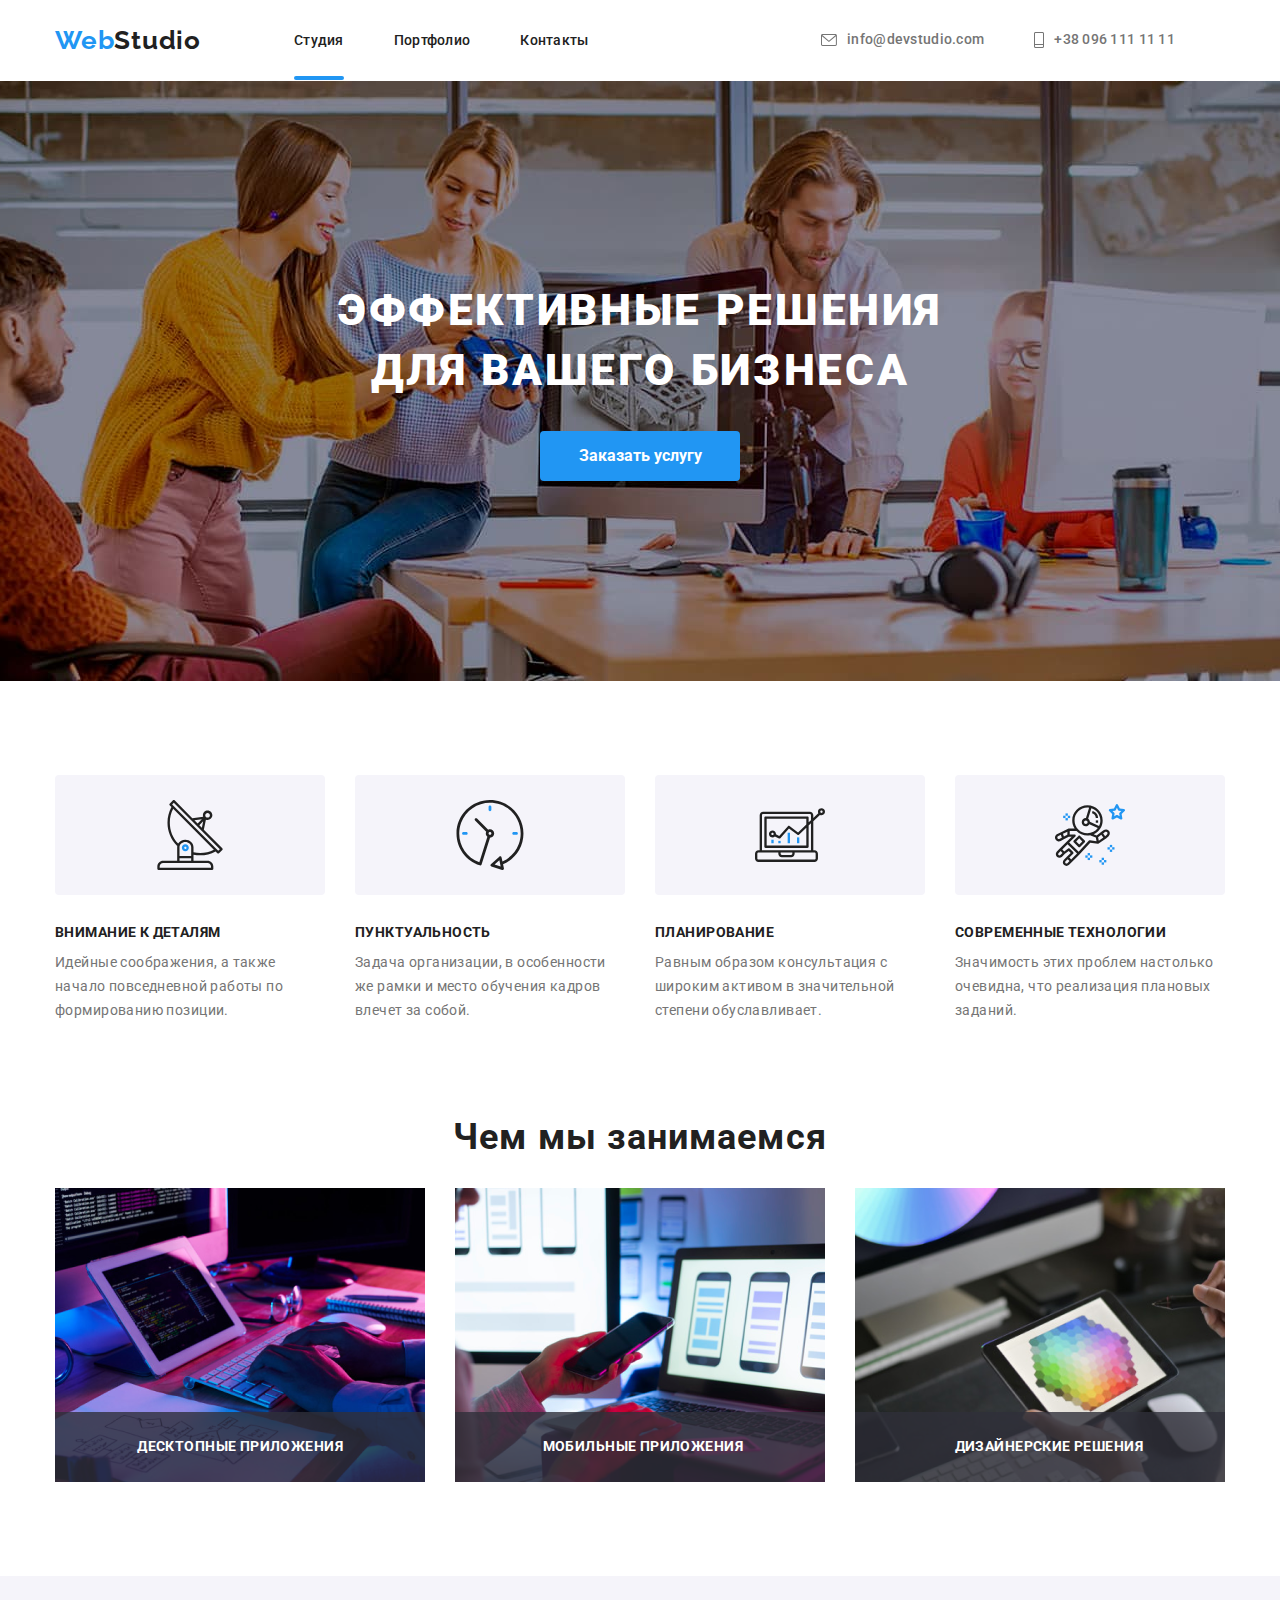
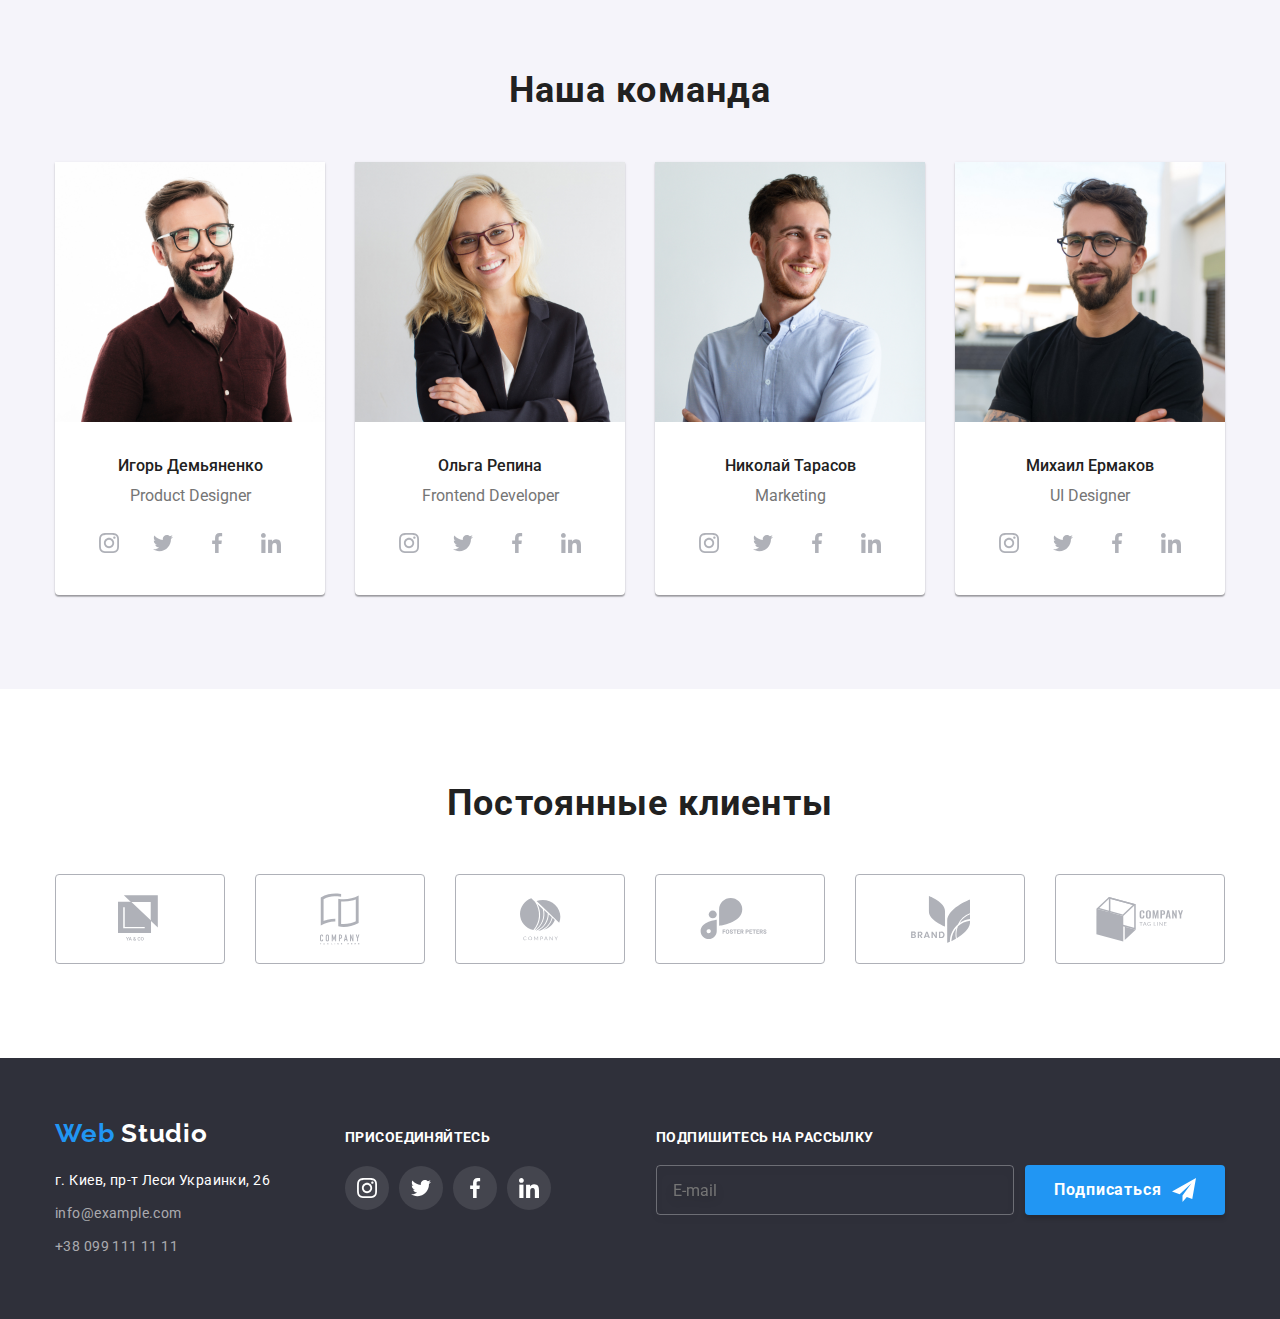
<file: index.html>
<!DOCTYPE html>
<html lang="en">
  <head>
    <meta charset="UTF-8" />
    <meta name="viewport" content="width=device-width, initial-scale=1.0" />
    <title>Document</title>
    <link rel="preconnect" href="https://fonts.gstatic.com" />
    <link
      href="https://fonts.googleapis.com/css2?family=Oleo+Script&family=Raleway:wght@700&family=Roboto:wght@400;500;700;900&display=swap"
      rel="stylesheet"
    />
    <link
      rel="stylesheet"
      href="https://cdnjs.cloudflare.com/ajax/libs/modern-normalize/1.0.0/modern-normalize.min.css"
    />
    <link rel="stylesheet" href="./css/styles.css" />
  </head>
  <body>
    <!-- Видите знак вокслицания? Это говорит о том, что в разметке ошибка и преттиер не может отформатировать
    ЧТобы ее поправить - мы открываем терминал и пользуемся подсказками. Нам там все написано
  Вызов нужной строки - ctrl+G -->

    <!-- Шапка сайту -->
    <header>
      <!-- Навігація сайту -->
      <div class="header container">
        <a href="#" class="logo-header">
          <span class="logo-web">Web</span
          ><span class="logo-studio">Studio</span>
        </a>

        <!-- ПОСИЛАННЯ -->

        <nav>
          <ul class="site-nav list">
            <li class="item">
              <a href="" class="link current">Студия</a>
            </li>
            <li class="item">
              <a href="./portfolio.html" class="link">Портфолио</a>
            </li>
            <li class="item">
              <a href="" class="link">Контакты</a>
            </li>
          </ul>
        </nav>
        <!-- Навігація по авторизації портфоліо -->
        <div class="nav-autho">
          <a class="adress-header link" href="info@devstudio.com">
            <svg class="button-icon" height="12" width="16">
              <use href=".//images/sprite.svg#envelope"></use></svg
            >info@devstudio.com</a
          >
          <a class="adress-header link" href="+380961111111">
            <svg class="button-icon" height="16" width="10">
              <use href=".//images/sprite.svg#vector"></use></svg
            >+38 096 111 11 11</a
          >
        </div>
      </div>
    </header>
    <main>
      <!-- Hero -->
      <section class="section hero overlay">
        <h1 class="hero-title">Эффективные решения для вашего бизнеса</h1>
        <button data-modal-open type="button" class="hero-button">
          Заказать услугу
        </button>
      </section>

      <!-- Наші функції -->
      <section class="section features">
        <div class="container">
          <!-- Прихований заголовок -->
          <h2 class="visually-hidden">Наши функции</h2>

          <ul class="features-list">
            <li class="skills">
              <div class="actions">
                <svg class="actions-icon">
                  <use href=".//images/sprite.svg#antenna"></use>
                </svg>
              </div>
              <h3 class="title">Внимание к деталям</h3>
              <p class="text">
                Идейные соображения, а также начало повседневной работы по
                формированию позиции.
              </p>
            </li>

            <li class="skills">
              <div class="actions">
                <svg class="actions-icon">
                  <use href="./images/sprite.svg#clock"></use>
                </svg>
              </div>
              <h3 class="title">Пунктуальность</h3>
              <p class="text">
                Задача организации, в особенности же рамки и место обучения
                кадров влечет за собой.
              </p>
            </li>

            <li class="skills">
              <div class="actions">
                <svg class="actions-icon">
                  <use href="./images/sprite.svg#diagram"></use>
                </svg>
              </div>
              <h3 class="title">Планирование</h3>
              <p class="text">
                Равным образом консультация с широким активом в значительной
                степени обуславливает.
              </p>
            </li>

            <li class="skills">
              <div class="actions">
                <svg class="actions-icon">
                  <use href="./images/sprite.svg#astronaut"></use>
                </svg>
              </div>
              <h3 class="title">Современные технологии</h3>
              <p class="text">
                Значимость этих проблем настолько очевидна, что реализация
                плановых заданий.
              </p>
            </li>
          </ul>
        </div>
      </section>

      <!-- Чим ми займаємось -->
      <section class="section work">
        <div class="container">
          <h2 class="work-title">Чем мы занимаемся</h2>
          <ul class="lists">
            <li class="img">
              <div class="work-thumb">
                <img class="images" src="./img/box1.png" alt="Написання коду" />
                <div class="work-app">
                  <p class="app-text">Десктопные приложения</p>
                </div>
              </div>
            </li>
            <li class="img">
              <div class="work-thumb">
                <img
                  class="images"
                  src="./img/box2.png"
                  alt="Синхронізація з те>лфоном"
                />
                <div class="work-app">
                  <p class="app-text">Мобильные приложения</p>
                </div>
              </div>
            </li>
            <li class="img">
              <div class="work-thumb">
                <img
                  class="images"
                  src="./img/box3.png"
                  alt="Застосування додатку"
                />
                <div class="work-app">
                  <p class="app-text">Дизайнерские решения</p>
                </div>
              </div>
            </li>
          </ul>
        </div>
      </section>

      <!-- Наша команда -->

      <section class="section team">
        <div class="container">
          <h2 class="team-title">Наша команда</h2>

          <ul class="team-list">
            <li class="team-card">
              <a href="" class="item-link"></a>
              <img
                class="foto"
                src="./img/img1.jpg"
                alt="Игорь Демьяненко"
                height="260"
              />
              <h3 class="name">Игорь Демьяненко</h3>
              <p class="position">Product Designer</p>
              <ul class="social-networks">
                <li class="social-logo">
                  <a href="#" class="social-icon">
                    <svg width="20" height="20">
                      <use href=".//images/sprite.svg#instagram"></use>
                    </svg>
                  </a>
                </li>
                <li class="social-logo">
                  <a href="#" class="social-icon">
                    <svg width="20" height="20">
                      <use href=".//images/sprite.svg#twitter"></use>
                    </svg>
                  </a>
                </li>
                <li class="social-logo">
                  <a href="#" class="social-icon">
                    <svg width="20" height="20">
                      <use href=".//images/sprite.svg#facebook"></use>
                    </svg>
                  </a>
                </li>
                <li class="social-logo">
                  <a href="#" class="social-icon">
                    <svg width="20" height="20">
                      <use href=".//images/sprite.svg#linkedin"></use>
                    </svg>
                  </a>
                </li>
              </ul>
            </li>

            <li class="team-card">
              <a href="" class="item-link"></a>
              <img
                class="foto"
                src="./img/img2.jpg"
                alt="Ольга Репина"
                height="260"
              />
              <h3 class="name">Ольга Репина</h3>
              <p class="position">Frontend Developer</p>
              <ul class="social-networks">
                <li class="social-logo">
                  <a href="#" class="social-icon">
                    <svg width="20" height="20">
                      <use href=".//images/sprite.svg#instagram"></use>
                    </svg>
                  </a>
                </li>
                <li class="social-logo">
                  <a href="#" class="social-icon">
                    <svg width="20" height="20">
                      <use href=".//images/sprite.svg#twitter"></use>
                    </svg>
                  </a>
                </li>
                <li class="social-logo">
                  <a href="#" class="social-icon">
                    <svg width="20" height="20">
                      <use href=".//images/sprite.svg#facebook"></use>
                    </svg>
                  </a>
                </li>
                <li class="social-logo">
                  <a href="#" class="social-icon">
                    <svg width="20" height="20">
                      <use href=".//images/sprite.svg#linkedin"></use>
                    </svg>
                  </a>
                </li>
              </ul>
            </li>

            <li class="team-card">
              <a href="" class="item-link"></a>
              <img
                class="foto"
                src="./img/img3.jpg"
                alt="Николай Тарасов"
                height="260"
              />
              <h3 class="name">Николай Тарасов</h3>
              <p class="position">Marketing</p>
              <ul class="social-networks">
                <li class="social-logo">
                  <a href="#" class="social-icon">
                    <svg width="20" height="20">
                      <use href=".//images/sprite.svg#instagram"></use>
                    </svg>
                  </a>
                </li>
                <li class="social-logo">
                  <a href="#" class="social-icon">
                    <svg width="20" height="20">
                      <use href=".//images/sprite.svg#twitter"></use>
                    </svg>
                  </a>
                </li>
                <li class="social-logo">
                  <a href="#" class="social-icon">
                    <svg width="20" height="20">
                      <use href=".//images/sprite.svg#facebook"></use>
                    </svg>
                  </a>
                </li>
                <li class="social-logo">
                  <a href="#" class="social-icon">
                    <svg width="20" height="20">
                      <use href=".//images/sprite.svg#linkedin"></use>
                    </svg>
                  </a>
                </li>
              </ul>
            </li>

            <li class="team-card">
              <a href="" class="item-link"></a>
              <img
                class="foto"
                src="./img/img4.jpg"
                alt="Михаил Ермаков"
                height="260"
              />
              <h3 class="name">Михаил Ермаков</h3>
              <p class="position">UI Designer</p>
              <ul class="social-networks">
                <li class="social-logo">
                  <a href="#" class="social-icon">
                    <svg width="20" height="20">
                      <use href=".//images/sprite.svg#instagram"></use>
                    </svg>
                  </a>
                </li>
                <li class="social-logo">
                  <a href="#" class="social-icon">
                    <svg width="20" height="20">
                      <use href=".//images/sprite.svg#twitter"></use>
                    </svg>
                  </a>
                </li>
                <li class="social-logo">
                  <a href="#" class="social-icon">
                    <svg width="20" height="20">
                      <use href=".//images/sprite.svg#facebook"></use>
                    </svg>
                  </a>
                </li>
                <li class="social-logo">
                  <a href="#" class="social-icon">
                    <svg width="20" height="20">
                      <use href=".//images/sprite.svg#linkedin"></use>
                    </svg>
                  </a>
                </li>
              </ul>
            </li>
          </ul>
        </div>
      </section>

      <!-- Постійні клієнти -->

      <section class="section client">
        <div class="container">
          <h2 class="client-title">Постоянные клиенты</h2>
          <ul class="client-list">
            <li class="client-link">
              <a class="client-item" href="">
                <svg class="client-icon" width="44" height="49">
                  <use href=".//images/sprite.svg#logo1"></use>
                </svg>
              </a>
            </li>
            <li class="client-link">
              <a class="client-item" href="">
                <svg class="client-icon" width="40" height="52">
                  <use href=".//images/sprite.svg#logo2"></use>
                </svg>
              </a>
            </li>
            <li class="client-link">
              <a class="client-item" href="">
                <svg class="client-icon" width="41" height="43">
                  <use href=".//images/sprite.svg#logo3"></use>
                </svg>
              </a>
            </li>
            <li class="client-link">
              <a class="client-item" href="">
                <svg class="client-icon" width="80" height="42">
                  <use href=".//images/sprite.svg#logo4"></use>
                </svg>
              </a>
            </li>
            <li class="client-link">
              <a class="client-item" href="">
                <svg class="client-icon" width="59" height="47">
                  <use href=".//images/sprite.svg#logo5"></use>
                </svg>
              </a>
            </li>
            <li class="client-link">
              <a class="client-item" href="">
                <svg class="client-icon" width="88" height="45">
                  <use href=".//images/sprite.svg#logo6"></use>
                </svg>
              </a>
            </li>
          </ul>
        </div>
      </section>
    </main>
    <!-- ФУТЕР -->
    <footer>
      <!-- Логотип -->
      <div class="container footer">
        <div class="footer__list">
          <a href="" class="footer__logo">
            <span class="web">Web</span>
            <span class="studio">Studio</span>
          </a>
          <!-- Адрес в футері -->
          <address>
            <span class="footer__adress"
              >г. Киев, пр-т Леси Украинки, 26<br
            /></span>
            <a href="" class="footer__link mail">info@example.com</a>
            <a href="" class="footer__link">+38 099 111 11 11</a>
          </address>
        </div>

        <!-- Соціальні мережі в футері -->
        <div class="footer__social">
          <p class="footer__text">присоединяйтесь</p>
          <ul class="social-networks">
            <li class="social-logo">
              <a href="#" class="social-icon-footer">
                <svg width="20" height="20">
                  <use href=".//images/sprite.svg#instagram"></use>
                </svg>
              </a>
            </li>
            <li class="social-logo">
              <a href="#" class="social-icon-footer">
                <svg width="20" height="20">
                  <use href=".//images/sprite.svg#twitter"></use>
                </svg>
              </a>
            </li>

            <li class="social-logo">
              <a href="#" class="social-icon-footer">
                <svg width="20" height="20">
                  <use href=".//images/sprite.svg#facebook"></use>
                </svg>
              </a>
            </li>

            <li class="social-logo">
              <a href="#" class="social-icon-footer">
                <svg width="20" height="20">
                  <use href=".//images/sprite.svg#linkedin"></use>
                </svg>
              </a>
            </li>
          </ul>
        </div>
        <!-- Форма для розсилки -->
        <div class="footer__form">
          <h2 class="footer__form-title">Подпишитесь на рассылку</h2>
          <form class="footer__form-filed">
            <input
              class="footer__form-input"
              type="text"
              name="e-mail"
              id="e-mail"
              placeholder="E-mail"
            />
            <button class="footer__button" type="submit">
              <p class="footer__form-text">Подписаться</p>
              <svg class="footer__form-icon" width="24" height="24">
                <use href=".//images/submit-defs.svg#icon-icon-send"></use>
              </svg>
            </button>
          </form>
        </div>
      </div>
    </footer>

    <!-- ФОРМА -->

    <div class="backdrop is-hidden" data-modal>
      <div class="modal">
        <button class="button-modal" data-modal-close>
          <svg width="11" height="11">
            <use href=".//images/symbol-defs.svg#icon-close"></use>
          </svg>
        </button>

        <form class="form">
          <h2 class="form-title">Оставьте свои данные, мы вам перезвоним</h2>

          <div class="form-label">
            <label class="lable-content">Имя</label>
            <div class="input-container">
              <input
                class="form-input"
                type="text"
                name="name"
                placeholder=""
                autocomplete="on"
              />
              <svg class="icon-form" width="18" height="18">
                <use href=".//images/modal.svg#person-black-18dp-1"></use>
              </svg>
            </div>
          </div>

          <div class="form-label">
            <label class="lable-content">Телефон</label>
            <div class="input-container">
              <input
                class="form-input"
                type="tel"
                name="tel"
                placeholder=""
                autocomplete="on"
              />
              <svg class="icon-form" width="18" height="18">
                <use href=".//images/modal.svg#phone-black-18dp-1"></use>
              </svg>
            </div>
          </div>

          <div class="form-label">
            <label class="lable-content">Почта</label>
            <div class="input-container">
              <input
                class="form-input"
                type="email"
                name="email"
                placeholder=""
                autocomplete="on"
              />
              <svg class="icon-form" width="18" height="18">
                <use href=".//images/modal.svg#email-black-18dp-1"></use>
              </svg>
            </div>
          </div>

          <label class="comment">
            <span class="lable-content">Комментарий</span>
            <textarea
              class="comment-text"
              name="comment"
              id="comment"
              rows="6"
              placeholder="Введите текст"
            >
            </textarea>
          </label>

          <div class="checkbox-container">
            <input
              class="checkbox-input visually-hidden"
              type="checkbox"
              name="checkbox"
              value="label"
              id="checkbox"
            />
            <label class="checkbox-label" for="checkbox">
              <span class="checkbox-icon"
                >Соглашаюсь с рассылкой и принимаю
                <a class="checkbox-link" href="#">Условия договора</a></span
              >
            </label>
          </div>

          <button class="submit-button" type="submit">Отправить</button>
        </form>
      </div>
    </div>
    <script src=".//js/modal.js"></script>
  </body>
</html>
</file>
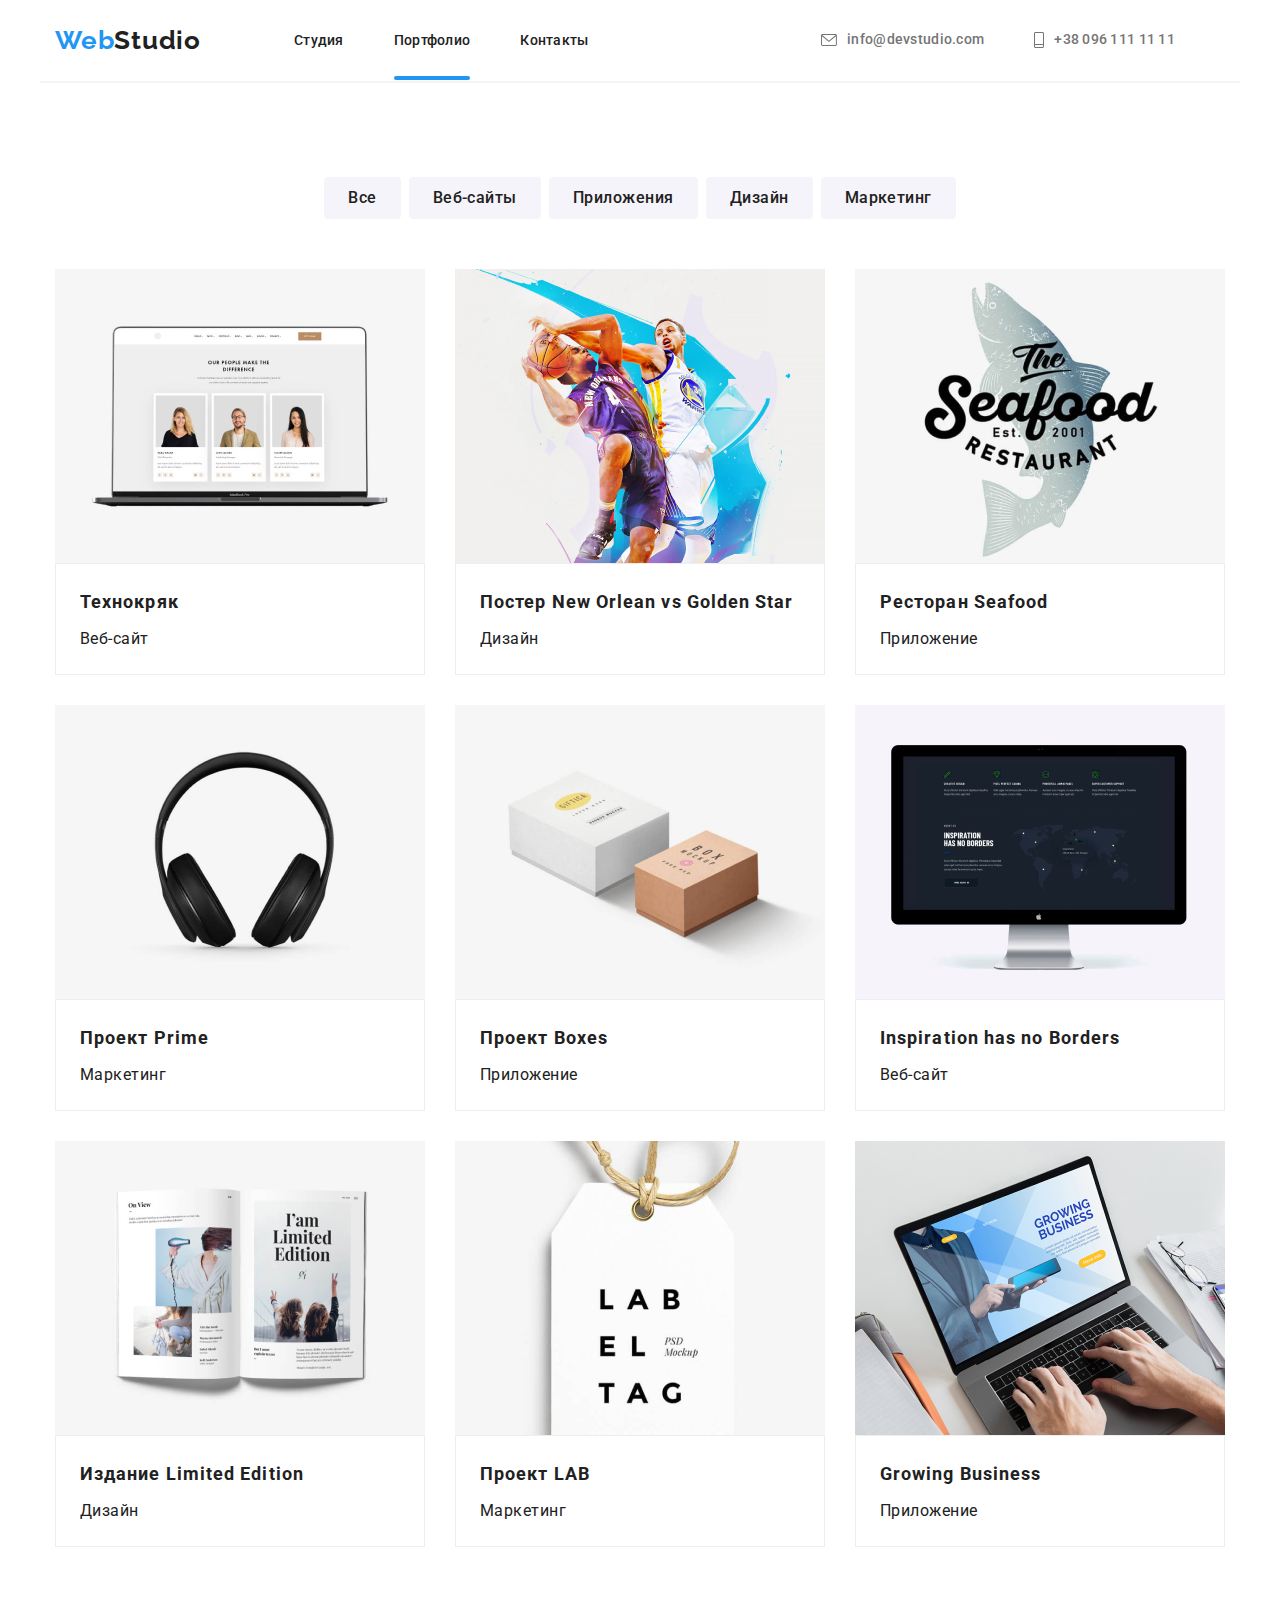
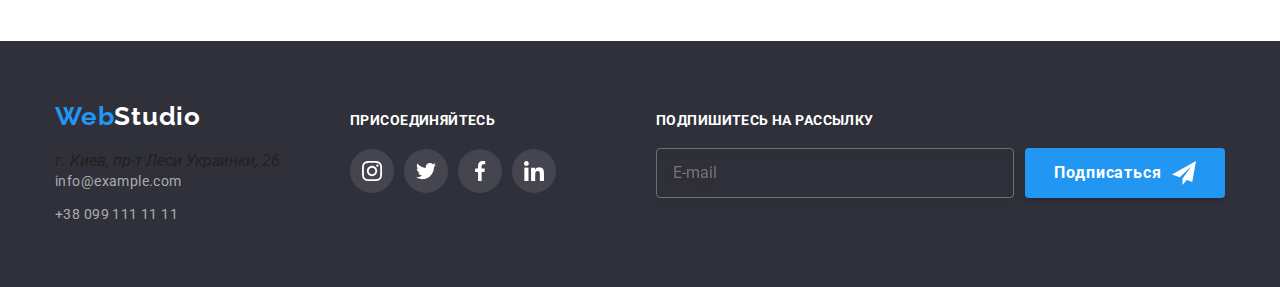
<file: portfolio.html>
<!DOCTYPE html>
<html lang="en">
  <head>
    <meta charset="UTF-8" />
    <meta name="viewport" content="width=device-width, initial-scale=1.0" />
    <title>Document</title>
    <link rel="preconnect" href="https://fonts.gstatic.com" />
    <link
      href="https://fonts.googleapis.com/css2?family=Oleo+Script&family=Raleway:wght@700&family=Roboto:wght@400;500;700;900&display=swap"
      rel="stylesheet"
    />
    <link
      rel="stylesheet"
      href="https://cdnjs.cloudflare.com/ajax/libs/modern-normalize/1.0.0/modern-normalize.min.css"
    />
    <link rel="stylesheet" href="./css/styles.css" />
  </head>
  <body>
    <!-- Шапка сайту -->
    <header>
      <!-- Навігація сайту -->
      <div class="header container border">
        <a href="" class="logo-portfolio">
          <span class="logo-web">Web</span
          ><span class="logo-studio">Studio</span>
        </a>
        <nav>
          <ul class="site-nav list">
            <li class="item">
              <a href="./index.html" class="link">Студия</a>
            </li>
            <li class="item">
              <a href="" class="link current">Портфолио</a>
            </li>
            <li class="item">
              <a href="" class="link">Контакты</a>
            </li>
          </ul>
        </nav>
        <!-- Навігація по авторизації портфоліо -->
        <div class="nav-autho">
          <a href="info@devstudio.com" class="adress-header link">
            <svg class="button-icon" height="12" width="16">
              <use href=".//images/sprite.svg#envelope"></use>
            </svg>
            info@devstudio.com</a
          >
          <a href="" class="adress-header link">
            <svg class="button-icon" height="16" width="10">
              <use href=".//images/sprite.svg#vector"></use>
            </svg>
            +38 096 111 11 11</a
          >
        </div>
      </div>
    </header>
    <!-- Main portfplio  -->
    <main>
      <!-- Кнопки по сторінці портфоліо -->
      <section class="section portfolio">
        <div class="container">
          <!-- Невидимий заголовок -->
          <h2 class="visually-hidden">Кнопки сайту</h2>
          <!-- Кнопки -->
          <ul class="buttons">
            <li class="button-list">
              <button type="button" class="button">Все</button>
            </li>
            <li class="button-list">
              <button type="button" class="button">Веб-сайты</button>
            </li>
            <li class="button-list">
              <button type="button" class="button">Приложения</button>
            </li>
            <li class="button-list">
              <button type="button" class="button">Дизайн</button>
            </li>
            <li class="button-list">
              <button type="button" class="button">Маркетинг</button>
            </li>
          </ul>
          <!-- КАРТКИ -->
          <ul class="portfolio-card">
            <li class="item">
              <a class="item-link" href="#">
                <div class="class1">
                  <img
                    src="./img.portfolio/techno.jpg"
                    alt="Технокряк"
                    class="img-portfolio"
                  />
                  <div class="class2">
                    <p class="class3">
                      Технокряк это современная площадка распространения
                      коронавируса. Компании используют эту платформу для
                      цифрового шпионажа и атак на защищённые сервера
                      конкурентов.
                    </p>
                  </div>
                </div>
                <div class="card-name">
                  <h2 class="title">Технокряк</h2>
                  <p class="text">Веб-сайт</p>
                </div></a
              >
            </li>

            <li class="item">
              <a href="" class="item-link">
                <div class="class1">
                  <img
                    src="./img.portfolio/img.jpg"
                    alt="Design"
                    class="img-portfolio"
                  />
                  <div class="class2">
                    <p class="class3">
                      Технокряк это современная площадка распространения
                      коронавируса. Компании используют эту платформу для
                      цифрового шпионажа и атак на защищённые сервера
                      конкурентов.
                    </p>
                  </div>
                </div>
                <div class="card-name">
                  <h2 class="title">Постер New Orlean vs Golden Star</h2>
                  <p class="text">Дизайн</p>
                </div>
              </a>
            </li>

            <li class="item">
              <a href="" class="item-link">
                <div class="class1">
                  <img
                    src="./img.portfolio/restoran.jpg"
                    alt="Приложения"
                    class="img-portfolio"
                  />
                  <div class="class2">
                    <p class="class3">
                      Технокряк это современная площадка распространения
                      коронавируса. Компании используют эту платформу для
                      цифрового шпионажа и атак на защищённые сервера
                      конкурентов.
                    </p>
                  </div>
                </div>
                <div class="card-name">
                  <h2 class="title">Ресторан Seafood</h2>
                  <p class="text">Приложение</p>
                </div>
              </a>
            </li>

            <li class="item">
              <a href="" class="item-link">
                <div class="class1">
                  <img
                    src="./img.portfolio/prime.jpg"
                    alt="Prime"
                    class="img-portfolio"
                  />
                  <div class="class2">
                    <p class="class3">
                      Технокряк это современная площадка распространения
                      коронавируса. Компании используют эту платформу для
                      цифрового шпионажа и атак на защищённые сервера
                      конкурентов.
                    </p>
                  </div>
                </div>
                <div class="card-name">
                  <h2 class="title">Проект Prime</h2>
                  <p class="text">Маркетинг</p>
                </div>
              </a>
            </li>

            <li class="item">
              <a href="" class="item-link">
                <div class="class1">
                  <img
                    src="./img.portfolio/boxes.jpg"
                    alt="Boxes"
                    class="img-portfolio"
                  />
                  <div class="class2">
                    <p class="class3">
                      Технокряк это современная площадка распространения
                      коронавируса. Компании используют эту платформу для
                      цифрового шпионажа и атак на защищённые сервера
                      конкурентов.
                    </p>
                  </div>
                </div>
                <div class="card-name">
                  <h2 class="title">Проект Boxes</h2>
                  <p class="text">Приложение</p>
                </div>
              </a>
            </li>

            <li class="item">
              <a href="" class="item-link">
                <div class="class1">
                  <img
                    src="./img.portfolio/borders.jpg"
                    alt="Веб-сайт"
                    class="img-portfolio"
                  />
                  <div class="class2">
                    <p class="class3">
                      Технокряк это современная площадка распространения
                      коронавируса. Компании используют эту платформу для
                      цифрового шпионажа и атак на защищённые сервера
                      конкурентов.
                    </p>
                  </div>
                </div>
                <div class="card-name">
                  <h2 class="title">Inspiration has no Borders</h2>
                  <p class="text">Веб-сайт</p>
                </div>
              </a>
            </li>

            <li class="item">
              <a href="" class="item-link">
                <div class="class1">
                  <img
                    src="./img.portfolio/edition.jpg"
                    alt="Дизайн"
                    class="img-portfolio"
                  />
                  <div class="class2">
                    <p class="class3">
                      Технокряк это современная площадка распространения
                      коронавируса. Компании используют эту платформу для
                      цифрового шпионажа и атак на защищённые сервера
                      конкурентов.
                    </p>
                  </div>
                </div>
                <div class="card-name">
                  <h2 class="title">Издание Limited Edition</h2>
                  <p class="text">Дизайн</p>
                </div>
              </a>
            </li>

            <li class="item">
              <a href="" class="item-link">
                <div class="class1">
                  <img
                    src="./img.portfolio/lab.jpg"
                    alt="LAB"
                    class="img-portfolio"
                  />
                  <div class="class2">
                    <p class="class3">
                      Технокряк это современная площадка распространения
                      коронавируса. Компании используют эту платформу для
                      цифрового шпионажа и атак на защищённые сервера
                      конкурентов.
                    </p>
                  </div>
                </div>
                <div class="card-name">
                  <h2 class="title">Проект LAB</h2>
                  <p class="text">Маркетинг</p>
                </div>
              </a>
            </li>

            <li class="item">
              <a href="" class="item-link">
                <div class="class1">
                  <img
                    src="./img.portfolio/business.jpg"
                    alt="Business"
                    class="img-portfolio"
                  />
                  <div class="class2">
                    <p class="class3">
                      Технокряк это современная площадка распространения
                      коронавируса. Компании используют эту платформу для
                      цифрового шпионажа и атак на защищённые сервера
                      конкурентов.
                    </p>
                  </div>
                </div>
                <div class="card-name">
                  <h2 class="title">Growing Business</h2>
                  <p class="text">Приложение</p>
                </div>
              </a>
            </li>
          </ul>
        </div>
      </section>
    </main>
    <!--FOOTER PORTFOLIO-->
    <footer>
      <div class="container footer">
        <div class="footer__list">
          <a href="" class="footer__logo">
            <span class="web">Web</span><span class="studio">Studio</span>
          </a>
          <!-- Адрес в футері -->
          <address>
            <span class="adress__footer"
              >г. Киев, пр-т Леси Украинки, 26<br
            /></span>
            <a href="" class="footer__link mail">info@example.com</a>
            <a href="" class="footer__link">+38 099 111 11 11</a>
          </address>
        </div>
         <!-- Соціальні мережі в футері -->
        <div class="footer__social">
          <p class="footer__text">присоединяйтесь</p>
          <ul class="social-networks">
            <li class="social-logo">
              <a href="#" class="social-icon-footer">
                <svg width="20" height="20">
                  <use href=".//images/sprite.svg#instagram"></use>
                </svg>
              </a>
            </li>
            <li class="social-logo">
              <a href="#" class="social-icon-footer">
                <svg width="20" height="20">
                  <use href=".//images/sprite.svg#twitter"></use>
                </svg>
              </a>
            </li>

            <li class="social-logo">
              <a href="#" class="social-icon-footer">
                <svg width="20" height="20">
                  <use href=".//images/sprite.svg#facebook"></use>
                </svg>
              </a>
            </li>

            <li class="social-logo">
              <a href="#" class="social-icon-footer">
                <svg width="20" height="20">
                  <use href=".//images/sprite.svg#linkedin"></use>
                </svg>
              </a>
            </li>
          </ul>
        </div>
        <!-- Форма для розсилки -->
        <div class="footer__form">
          <h2 class="footer__form-title">Подпишитесь на рассылку</h2>
          <form class="footer__form-filed">
            <input
              class="footer__form-input"
              type="text"
              name="e-mail"
              id="e-mail"
              placeholder="E-mail"
            />
            <button class="footer__button" type="submit">
              <p class="footer__form-text">Подписаться</p>
              <svg class="footer__form-icon" width="24" height="24">
                <use href=".//images/submit-defs.svg#icon-icon-send"></use>
              </svg>
            </button>
          </div>
        </form>
      </div>
    </footer>
  </body>
</html>
</file>
<file: css/styles.css>
html {
  box-sizing: border-box;
}

*,
::before,
::after {
  box-sizing: inherit;
}

:root {
  --primary-text-color: #ffffff;
  --totle-text-color: #212121;
  --accent-color: #2196f3;
  --other-text-color: #757575;

  --primary-bgc: #e5e5e5;
  --secondary-bgc: #f5f4fa;
  --dark-bgc: #2f303a;
  --hero-bgc: #c4c4c4;

  --border: #afb1b8;

  --transition: 0.25s cubic-bezier(0.4, 0, 0.2, 1);
}

body {
  background-color: var(--primary-text-color);
  color: var(--totle-text-color);
  font-family: Roboto, sans-serif;
  margin: 0;
}

textarea {
  resize: none;
}

/* Загальні елементи */
ul {
  margin-top: 0;
  margin-bottom: 0;
  padding-left: 0;
}
.container {
  width: 1200px;
  margin-left: auto;
  margin-right: auto;
  padding: 0 15px;
  /* outline: 2px solid tomato; */
}

/* Шапка сайту  */
.header.container {
  align-items: center;
  background: var(--primary-text-color);
  display: flex;
}

.logo-header {
  font-family: Raleway;
  font-style: normal;
  font-weight: 700;
  font-size: 26px;
  line-height: 1.19;

  letter-spacing: 0.03em;
  text-decoration: none;
  margin-right: 93px;
}

.logo-web {
  color: var(--accent-color);
}
.logo-studio {
  color: var(--totle-text-color);
}

/* ПОСИЛАННЯ */
.site-nav.list .item:not(:last-child) {
  margin-right: 50px;
}
.link.current{
  position: relative;
}
.link.current::after{
  content: '';
  position: absolute;
  bottom: 0;
  left: 0;

  border-radius: 2px;
  width: 100%;
  height: 4px;
  background-color: ;
}
.item .link {
  position: relative;
  padding: 32px 0;

  color: var(--totle-text-color);
  font-family: Roboto;
  font-weight: 500;
  font-size: 14px;
  line-height: 1.14;
  letter-spacing: 0.02em;
  text-decoration: none;

  transition-property: color;
  transition-duration: 250ms;
  transition-timing-function: cubic-bezier(0.4, 0, 0.2, 1);

}
.item-link:focus,
.item-link:hover {
  color: var(--accent-color);
}
.item .link::after {
  content: "";
  position: absolute;
  bottom: 0;
  left: 0;

border-radius: 2px;
  width: 100%;
  height: 4px;

  background: var(--accent-color);
  /* (ефект вжимання) */
  transform: scaleX(0);
  transition: transform 250ms cubic-bezier(0.4, 0, 0.2, 1);
}

.site-nav.list {
  display: flex;
  list-style: none;
  font-style: normal;
  font-weight: 500;
  font-size: 14px;
  line-height: 1.19;
  letter-spacing: 0.02em;

  text-decoration: none;
  cursor: pointer;
  margin: 0;
  padding: 32px 0;
}

.site-nav .link:hover::after,
.site-nav .link:focus::after {
  transform: scaleX(1);
  color: var(--accent-color);
}
.link.current::after {
  transform: scaleX(1);
  transition: var(--transition);
}
link:hover::after {
  transform: scaleX(1);
  color: var(--accent-color);
}

.site-nav .link:hover,
.site-nav .link:focus {
  color: var(--accent-color);
}
/* Навігація по авторизації портфоліо */

.nav-autho {
  display: flex;
  margin-left: auto;
  align-items: center;
}

.adress-header.link {
  font-family: Roboto;
  font-weight: 500;
  font-size: 14px;
  line-height: 1.14;
  letter-spacing: 0.02em;
  margin-right: 50px;
  text-decoration: none;
  display: flex;
  align-items: center;
  color: var(--other-text-color);
  transition-property: color;
  transition: var(--transition);
}

.adress-header.link:hover,
.adress-header.link:focus {
  color: var(--accent-color);
  transition: var(--transition);
}

.button-icon {
  margin-right: 10px;
  fill: currentColor;
}

.header-link .link {
  padding: 32px 0px;
}

.adress-link.number {
  text-decoration: none;
  color: var(--other-text-color);
}

/* HERO */

.hero {
  padding: 200px 0;
  letter-spacing: 0.06em;
  text-align: center;
  background-color: var(--dark-bgc);
}

.section.hero.overlay {
  max-width: 1600px;
  height: 600px;
  margin-left: auto;
  margin-right: auto;
  background-size: cover;
  background-position: center;
  background-image: url("../style/fon.jpg");
  background-color: var(--hero-bgc);
}

.hero-text {
  text-align: center;
  max-width: 1600px;
  height: 600px;
}

.hero-title {
  width: 696px;
  margin: 0 auto 30px;
  color: var(--primary-text-color);
  font-family: Roboto;
  font-style: normal;
  font-weight: 900;
  font-size: 44px;
  line-height: 1.36;
  text-transform: uppercase;
  text-align: center;
  letter-spacing: 0.06em;
}

.hero-button {
  font-family: Roboto;
  font-style: normal;
  font-weight: bold;
  font-size: 16px;
  line-height: 1.87;

  display: inline-block;
  border-radius: 4px;
  border-style: none;

  padding: 10px 32px;
  cursor: pointer;
  min-width: 200px;
  border-color: var(--accent-color);
  color: var(--primary-text-color);
  background: var(--accent-color);
  border: 1px solid var(--accent-color--);
}

/* НАШІ ФУНКЦІЇ*/

.features {
  padding-bottom: 94px;
  padding-top: 94px;
  letter-spacing: 0.03em;
  display: flex;
}

.visually-hidden {
  position: absolute;
  clip: rect(0 0 0 0);
  width: 1px;
  height: 1px;
  margin: -1px;
}

.features-list {
  display: flex;
  list-style: none;
}

.skills:not(:last-child) {
  margin-right: 30px;
}

.features-list .title {
  color: var(--totle-text-color);

  font-family: Roboto;
  font-style: normal;
  font-weight: 700;
  font-size: 14px;
  line-height: 1.14;
  letter-spacing: 0.03em;
  text-transform: uppercase;

  margin-top: 0px;
  margin-bottom: 10px;
}

.actions {
  display: flex;
  align-items: center;
  justify-content: center;
  width: 270px;
  height: 120px;
  background: var(--secondary-bgc);
  border-radius: 4px;
  margin-bottom: 30px;
  margin-top: 0;
}

.actions-icon {
  width: 70px;
  height: 70px;
}

.features-list .text {
  color: var(--other-text-color);
  font-family: Roboto;
  font-style: normal;
  font-weight: 400;
  font-size: 14px;
  line-height: 1.71;
  letter-spacing: 0.03em;

  margin-top: 0px;
  margin-bottom: 0px;
}

/* ЧИМ МИ ЗАЙМАЄМЛСЬ */

.section.work {
  padding-bottom: 94px;
  letter-spacing: 0.03em;
}

.work-title {
  font-style: normal;
  font-weight: bold;
  font-size: 36px;
  line-height: 1.16;
  text-align: center;
  letter-spacing: 0.03em;
  margin-top: 0;
  color: var(--totle-text-color);
}

.lists {
  display: flex;
  list-style: none;
}

.img:not(:last-child) {
  margin-right: 30px;
  width: 100%;
}

.images {
  display: block;
}

.work-thumb {
  position: relative;
}

.work-thumb::after {
  content: "";
  display: inline-block;
  position: absolute;

  top: 224px;
  width: 370px;
  height: 70px;
  background: rgba(47, 48, 58, 0.8);

  z-index: 1;
}

.work-app {
  position: absolute;

  bottom: 27px;
  right: 82px;

  font-family: Roboto;
  font-style: normal;
  font-weight: bold;
  font-size: 14px;
  line-height: 1.14;
  text-align: center;
  letter-spacing: 0.03em;
  text-transform: uppercase;
  color: var(--primary-text-color);

  z-index: 2;
}

.app-text {
  margin: 0;
}
/* НАША КОМАНДА */

.section.team {
  color: var(--totle-text-color);
  text-align: center;
  padding-top: 94px;
  padding-bottom: 94px;
  background: var(--secondary-bgc);
}

.team-title {
  font-style: normal;
  font-weight: bold;
  font-size: 36px;
  line-height: 1.16;
  text-align: center;
  letter-spacing: 0.03em;
  margin-top: 0;
  margin-bottom: 50px;
}
.team-list {
  list-style: none;
  display: flex;
}

.team-card {
  box-shadow: 0px 1px 3px rgba(0, 0, 0, 0.12), 0px 1px 1px rgba(0, 0, 0, 0.14),
    0px 2px 1px rgba(0, 0, 0, 0.2);
  border-radius: 0px 0px 4px 4px;
  background: var(--primary-text-color);
}

.team-card:not(:last-child) {
  margin-right: 30px;
}

.team-card .foto {
  margin-bottom: 30px;
}

.team-card .name {
  color: var(--totle-text-color);
  font-style: normal;
  font-weight: 500;
  font-size: 16px;
  line-height: 1.19;
  margin-top: 0;
  margin-bottom: 10px;
  text-align: center;
}

.team-card .position {
  color: var(--other-text-color);
  font-style: normal;
  font-weight: normal;
  font-size: 16px;
  line-height: 1.19;
  text-align: center;
  margin-top: 0;
  margin-bottom: 16px;
}

.social-networks {
  margin-bottom: 30px;
  margin-top: 0;
  display: flex;
  justify-content: center;

  list-style: none;
}

.social-logo:not(:last-child) {
  margin-right: 10px;
}

.social-icon:hover,
.social-icon:focus {
  fill: var(--primary-text-color);
  background-color: var(--accent-color);
  color: var(--accent-color);
  transition: var(--transition);
}

.social-icon {
  display: flex;
  justify-content: center;
  align-items: center;
  width: 44px;
  height: 44px;
  fill: var(--border);
  border: none;
  border-radius: 50%;
  transition-property: color;
  transition: var(--transition);
}

/* ПОСТІЙНІ КЛІЄНТИ */
.section.client {
  padding-top: 94px;
  padding-bottom: 94px;
 
}

.client-title {
  font-family: Roboto;
  font-style: normal;
  font-weight: bold;
  font-size: 36px;
  line-height: 1.16;
  text-align: center;
  letter-spacing: 0.03em;
  color: var(--totle-text-color);
  margin-top: 0;
  margin-bottom: 50px;
}

.client-list {
  display: flex;
  justify-content: center;
  list-style: none;
}

.client-link:not(:last-child) {
  margin-right: 30px;
}

.client-item {
  display: flex;
  justify-content: center;
  align-items: center;
  width: 170px;
  height: 90px;

  border: 1px solid var(--border);
  border-radius: 4px;
  text-decoration: none;
  color: var(--border);
  transition-property: color;
  transition: var(--transition);
}

.client-item:hover,
.client-item:focus {
  border: 1px solid var(--accent-color);
  color: var(--accent-color);
}

.client-icon {
  fill: currentColor;
}

/* ФУТЕР */

/* Логотип */
footer {
  background: var(--dark-bgc);
  padding-top: 60px;
  padding-bottom: 60px;
}

.container.footer {
  display: flex;
  align-items: baseline;
  justify-content: space-between;
}
.footer__list > .footer__logo{
  display: inline-block;
  margin-bottom: 20px;
}

.footer__logo {
  font-family: Raleway;
  font-style: normal;
  font-weight: bold;
  font-size: 26px;
  line-height: 1.19;
  letter-spacing: 0.03em;
  text-decoration: none;

}
.footer__list .web {
  color: var(--accent-color);
}
.footer__list .studio {
  color: var(--primary-text-color);
}

/* Адрес  в футері */

.footer__adress {
  color: var(--primary-text-color);
  font-style: normal;
  font-weight: normal;
  font-size: 14px;
  line-height: 1.71;
  letter-spacing: 0.03em;
  display: block;
  margin-bottom: 9px;
}

.footer__link {
  font-style: normal;
  font-weight: 400;
  font-size: 14px;
  line-height: 1.71;
  letter-spacing: 0.03em;
  display: flex;

  text-decoration: none;
  color: rgba(255, 255, 255, 0.6);
}
.mail {
  margin-bottom: 9px;
}
  /* Соціальні мережі в футері */
  .footer__social{
    margin-left: 63px;
    width: 206px;
    height: 80px;

  }
.footer__text {
  font-family: Roboto;
  font-style: normal;
  font-weight: bold;
  font-size: 14px;
  line-height: 1.14;
  letter-spacing: 0.03em;
  text-transform: uppercase;
  color: var(--primary-text-color);
  margin-top: 0;
  margin-bottom: 20px;
}

.social-icon-footer:hover,
.social-icon-footer:focus {
  background-color: var(--accent-color);
  transition: var(--transition);
}

.social-icon-footer {
  display: flex;
  justify-content: center;
  align-items: center;
  width: 44px;
  height: 44px;
  fill: var(--primary-text-color);
  border: none;
  border-radius: 50%;
  background: rgba(255, 255, 255, 0.1);
  transition-property: color;
  transition: var(--transition);
}


/* Форма для розсилки */

.footer__form {
margin-left: 93px;
}

 .footer__form-title {
  
font-family: Roboto;
font-style: normal;
font-weight: bold;
font-size: 14px;
line-height: 16px;
letter-spacing: 0.03em;
text-transform: uppercase;

color: #FFFFFF;

margin-bottom: 20px;
margin-top: 0;
  

} 

.footer__form-filed {
  display: flex;
  justify-content: center;
 
}
.footer__form-input {

padding-left: 16px;
width: 358px;
height: 50px;
 border: 1px solid rgba(255, 255, 255, 0.3);
 box-sizing: border-box;
 filter: drop-shadow(0px 4px 4px rgba(0, 0, 0, 0.15));
  border-radius: 4px;
outline: transparent;

  background-color: inherit;
  color: black;
 
}


footer__form-input::placeholder{

font-family: Roboto;
  font-style: normal;
  font-weight: normal;
  font-size: 16px;
  line-height: 1.25;
  letter-spacing: 0.03em;

  color: rgba(255, 255, 255, 0.6);
}


.footer__button {
display: flex;
align-items: center;
justify-content: center;
text-align: center;

  width: 200px;
  height: 50px;
  margin-left: 11px;

font-family: Roboto;
font-style: normal;
font-weight: bold;
font-size: 16px;
line-height: 1.87;
letter-spacing: 0.06em;

color: #FFFFFF;

  background: #2196f3;
 box-shadow: 0px 4px 4px rgba(0, 0, 0, 0.15);
  border-radius: 4px;
  border-color: transparent;
  cursor: pointer;

}







  .footer__form-icon{
margin-left: 10px;

font-family: Roboto;
  font-style: normal;
  font-weight: bold;
  font-size: 16px;
  line-height: 1.87;
   text-align: center;
  letter-spacing: 0.06em;
color: #ffffff;
  fill: #ffffff;

  }
  




/* СТОРІНКА ПОРТФОЛІО */

/*  Шапка сайту  */



/* Навігація сайту */
.header.container.border{
  border-bottom: 2px solid var(--secondary-bgc);
}

.logo-portfolio {
  font-family: Raleway;
  font-style: normal;
  font-weight: bold;
  font-size: 26px;
  line-height: 1.19;
  /* identical to box height */
  letter-spacing: 0.03em;
  text-decoration: none;
  margin-right: 93px;
}

/* ПОСИЛАННЯ */

.site-nav.portfolio {
  display: flex;

  list-style: none;
  font-style: normal;
  font-weight: 500;
  font-size: 14px;
  line-height: 1.19;
  letter-spacing: 0.02em;

  text-decoration: none;
  cursor: pointer;
  padding-top: 32px;
  padding-bottom: 32px;
}

.site-nav .link {
  color: var(--totle-text-color);
  font-family: Roboto;
  font-style: normal;
  font-weight: 500;
  font-size: 14px;
  line-height: 1.14;
  letter-spacing: 0.02em;
}

/* Навігація по авторизації портфоліо */

.adress-link.number {
  color: var(--other-text-color);
}

/* MAIN PORTFOLIO */

/* Кнопки  по сторінці портфоліо*/
/* Кнопки */

.section.portfolio {
  padding: 94px 0;
}

.buttons {
  display: flex;
  margin-bottom: 50px;
  list-style: none;
  justify-content: center;
}

.button-list:not(:last-child) {
  margin-right: 8px;
}

.button {
  padding: 6px 22px;
  cursor: pointer;
  border-radius: 4px;
  border-color: transparent;
  color: var(--totle-text-color);
  background-color: var(--secondary-bgc);
  font-family: inherit;
  font-weight: 500;
  font-size: 16px;
  line-height: 1.62;
  text-align: center;
  letter-spacing: 0.03em;
  transition-property: color;
  transition: var(--transition);
}

.button:hover,
.button:focus {
  color: var(--primary-text-color);
  background-color: var(--accent-color);
  box-shadow: 0px 3px 1px rgba(0, 0, 0, 0.1), 0px 1px 2px rgba(0, 0, 0, 0.08),
    0px 2px 2px rgba(0, 0, 0, 0.12);
}

/* КАРТКИ */

.portfolio-card {
  list-style: none;
  display: flex;
  flex-wrap: wrap;
  flex-basis: calc(100% / 3 - 30px);
  margin-top: -30px;
  margin-left: -30px;
  cursor: pointer;
}

.portfolio-card .item {
  margin: 30px 0 0 30px;
}

.item-link {
  display: block;
  text-decoration: none;
  color: var(--totle-text-color);
  transition-property: color;
  transition: var(--transition);
}

.item-link:focus,
.item-link:hover {
  box-shadow: 0px 1px 1px rgba(0, 0, 0, 0.12), 0px 4px 4px rgba(0, 0, 0, 0.06),
    1px 4px 6px rgba(0, 0, 0, 0.16);
  transition: var(--transition);
}

.img-portfolio {
  width: 100%;
  display: block;
}

.item-link {
  position: relative;
}

.class1 {
  position: relative;
  overflow: hidden;
}

.item-link:hover .class2,
.item-link:focus .class2 {
  opacity: 1;
}

.item-link:hover .class2,
.item-link:focus .class2 {
  transform: translateY(0);
}
.class2 {
  position: absolute;
  bottom: 0;
  right: 0;
  width: 100%;
  height: 100%;
  padding: 63px 24px;

  font-family: Roboto;
  font-style: normal;
  font-weight: normal;
  font-size: 18px;
  line-height: 1.56;
  letter-spacing: 0.03em;

  background: rgba(33, 150, 243, 0.9);
  color: var(--primary-text-color);
  opacity: 0;
  transform: translateY(100%);
  transition-property: transform;
  transition: var(--transition);
}
.class3 {
  margin: 0;
}

.card-name {
  padding: 20px 24px;
  border: 1px solid #eeeeee;
}

.portfolio-card .title {
  font-weight: 700;
  font-size: 18px;
  line-height: 2;
  letter-spacing: 0.06em;
  margin-top: 0px;
  margin-bottom: 4px;
}
.portfolio-card .text {
  font-family: Roboto;
  font-size: 16px;
  line-height: 1.87;

  letter-spacing: 0.03em;
  margin-top: 0px;
  margin-bottom: 0px;
}

}
/* FOOTER PORTFOLIO */

.header .border {
  border-bottom: 2px solid var(--secondary-bgc);
}
.container.footer-portfolio {
  padding-top: 60px;
  padding-bottom: 60px;
  padding-right: 215px;
  padding-left: 215px;
  background: #2f303a;
}

/* Модальне вікно */
.backdrop {
  position: fixed;
  left: 0;
  top: 0;
  width: 100%;
  height: 100%;

  background-color: rgba(0, 0, 0, 0.2);
  opacity: 1;
  z-index: 3;
  transition: opacity var(--transition);
}
.backdrop.is-hidden {
  opacity: 0;
  visibility: hidden;
  pointer-events: none;
}
.backdrop.is-hidden .modal {
  transform: translate(-50%, -50%) scale(1.2);
}

.modal {
  position: absolute;
  top: 50%;
  left: 50%;
  transform: translate(-50%, -50%) scale(1);

  width: 528px;
  min-height: 581px;

  background: var(--primary-text-color);
  box-shadow: 0px 1px 3px rgba(0, 0, 0, 0.12), 0px 1px 1px rgba(0, 0, 0, 0.14),
    0px 2px 1px rgba(0, 0, 0, 0.2);
  border-radius: 4px;

  transition: transform var(--transition);
}
.button-modal {
  position: absolute;
  top: 8px;
  right: 8px;
  left: auto;
  width: 30px;
  height: 30px;

  display: flex;
  justify-content: center;
  align-items: center;

  background: var(--primary-text-color);
  border: 1px solid rgba(0, 0, 0, 0.1);
  box-sizing: border-box;
  border-radius: 50%;
  transition: color var(--transition);
}

.button-modal :hover,
.button-modal :focus {
  fill: #2196f3;
}
.modal-icon {
  fill: currentColor;
}

.form {
  margin: 40px;
  cursor: pointer;
  position: relative;
}

.form-title {
  font-family: Roboto;
  font-style: normal;
  font-weight: bold;
  font-size: 20px;
  line-height: 1.15;
  text-align: center;
  letter-spacing: 0.03em;
  color: #212121;
}

.form-label {
  display: block;
  /* position: absolute; */
  margin-bottom: 10px;
}
.lable-content {
  display: block;
  height: 14px;
  margin-bottom: 4px;

  font-family: Roboto;
  font-style: normal;
  font-weight: normal;
  font-size: 12px;
  line-height: 1.17;

  letter-spacing: 0.01em;

  color: #757575;
}

.input-container {
  position: relative;
}
.form-input {
  width: 100%;
  height: 40px;
  padding-left: 42px;

  font: inherit;

  border: 1px solid rgba(33, 33, 33, 0.2);
  box-sizing: border-box;
  border-radius: 4px;
  outline: transparent;
  transition: border-color var(--transition);
}
.form-input:focus {
  border-color: #2196f3;
  cursor: pointer;
}

.icon-form {
  position: absolute;
  top: 50%;
  left: 12px;
  transform: translateY(-50%);

  width: 18px;
  height: 18px;
  background-color: inherit;
  fill: #000000;
  transition: fill var(--transition);
}

.form-input:focus + .icon-form {
  fill: #2196f3;
}

.comment-text {
  padding: 12px 16px;
  width: 100%;
  height: 120px;
  resize: none;

  border: 1px solid rgba(33, 33, 33, 0.2);
  box-sizing: border-box;
  border-radius: 4px;
  outline: transparent;
}

.comment-text::placeholder {
  font-family: Roboto;
  font-style: normal;
  font-weight: normal;
  font-size: 12px;
  line-height: 1.71;
  letter-spacing: 0.01em;
  color: rgba(117, 117, 117, 0.5);
}

.comment-text:focus {
  border: 1px solid #2196f3;
}
.comment {
  margin-bottom: 20px;
  display: block;
}

.checkbox-container {
  position: relative;
  margin-bottom: 30px;
  padding-left: 36px;
}

.checkbox-icon {
  height: 24px;

  font-family: Roboto;
  font-style: normal;
  font-weight: normal;
  font-size: 14px;
  line-height: 1.71;
  letter-spacing: 0.03em;
  color: #757575;
}

.checkbox-label::after {
  content: "";
  position: absolute;
  left: 12px;
  top: 50%;
  transform: translateY(-50%);
  display: inline-block;

  /* border: 2px solid black; */

  width: 16px;
  height: 15px;

  background-color: #ffffff;
  border:2px solid #212121;
  border-radius: 4px;

  
  background-size: contain;
  background-repeat: no-repeat;
  background-origin: border-box;

  transition: background-color var(--transition), border-color var(--transition);
}
.checkbox-input:focus + .checkbox-label::after {
}

.checkbox-input:checked + .checkbox-label::after {
  background-color: #2196f3;
  background-image: url("../images/checkbox.svg");
  border-color:#2196f3 ;
  background-size: contain;
  background-repeat: no-repeat;
  background-origin: border-box;
 
}

.checkbox-input:checked ~ .checkbox-label {
  background-color;
}
.checkbox-link {
  color: #2196f3;
  text-decoration: underline;
  text-decoration-skip-ink: none;
}

.submit-button {
  display: block;
  width: 200px;
  height: 50px;
  margin: 0% auto;

  background-color: #2196f3;
  box-shadow: 0px 4px 4px rgba(0, 0, 0, 0.15);
  border-radius: 4px;
  border-color: rgba(255, 255, 255, 0);
  outline: transparent;
  border-style: none;

  font-family: Roboto;
  font-style: normal;
  font-weight: bold;
  font-size: 16px;
  line-height: 1.87;
  letter-spacing: 0.06em;
  text-align: center;
  color: #ffffff;

  transition: background-color var(--transition);
}
</file>
